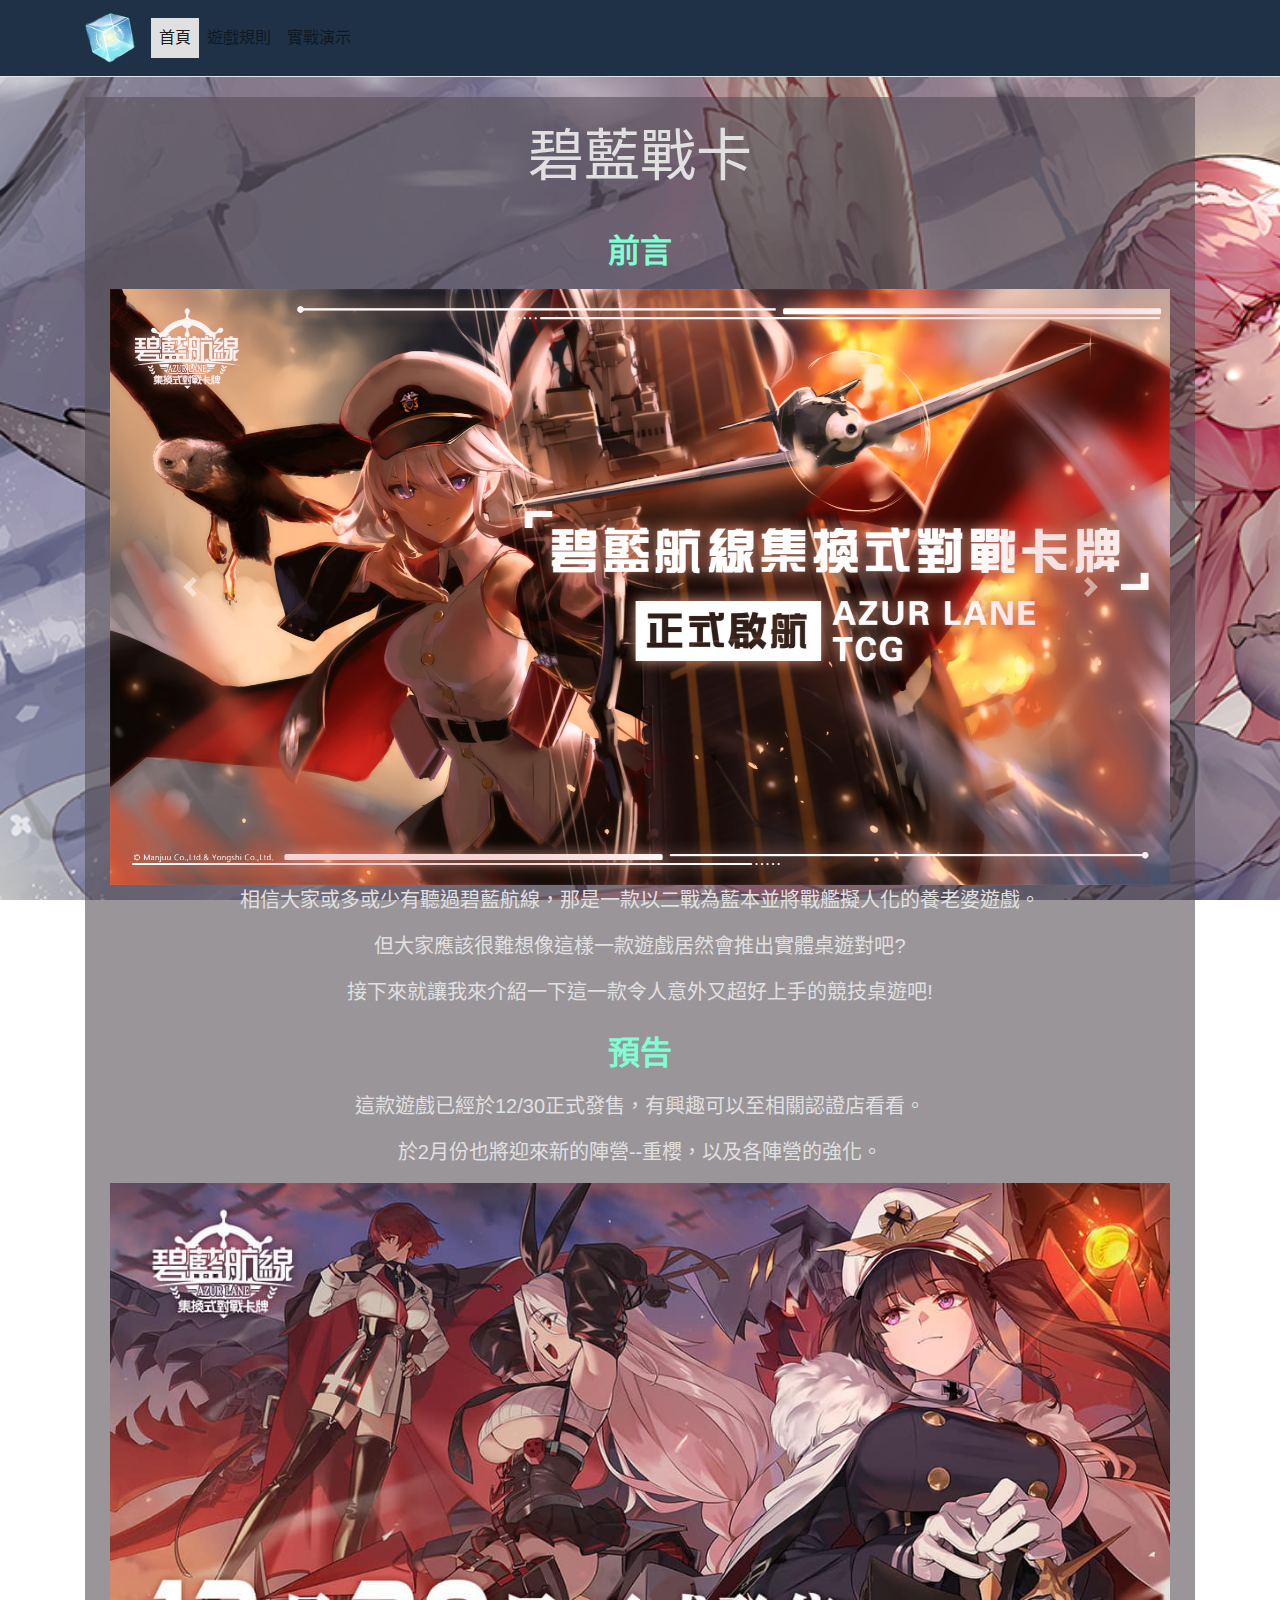
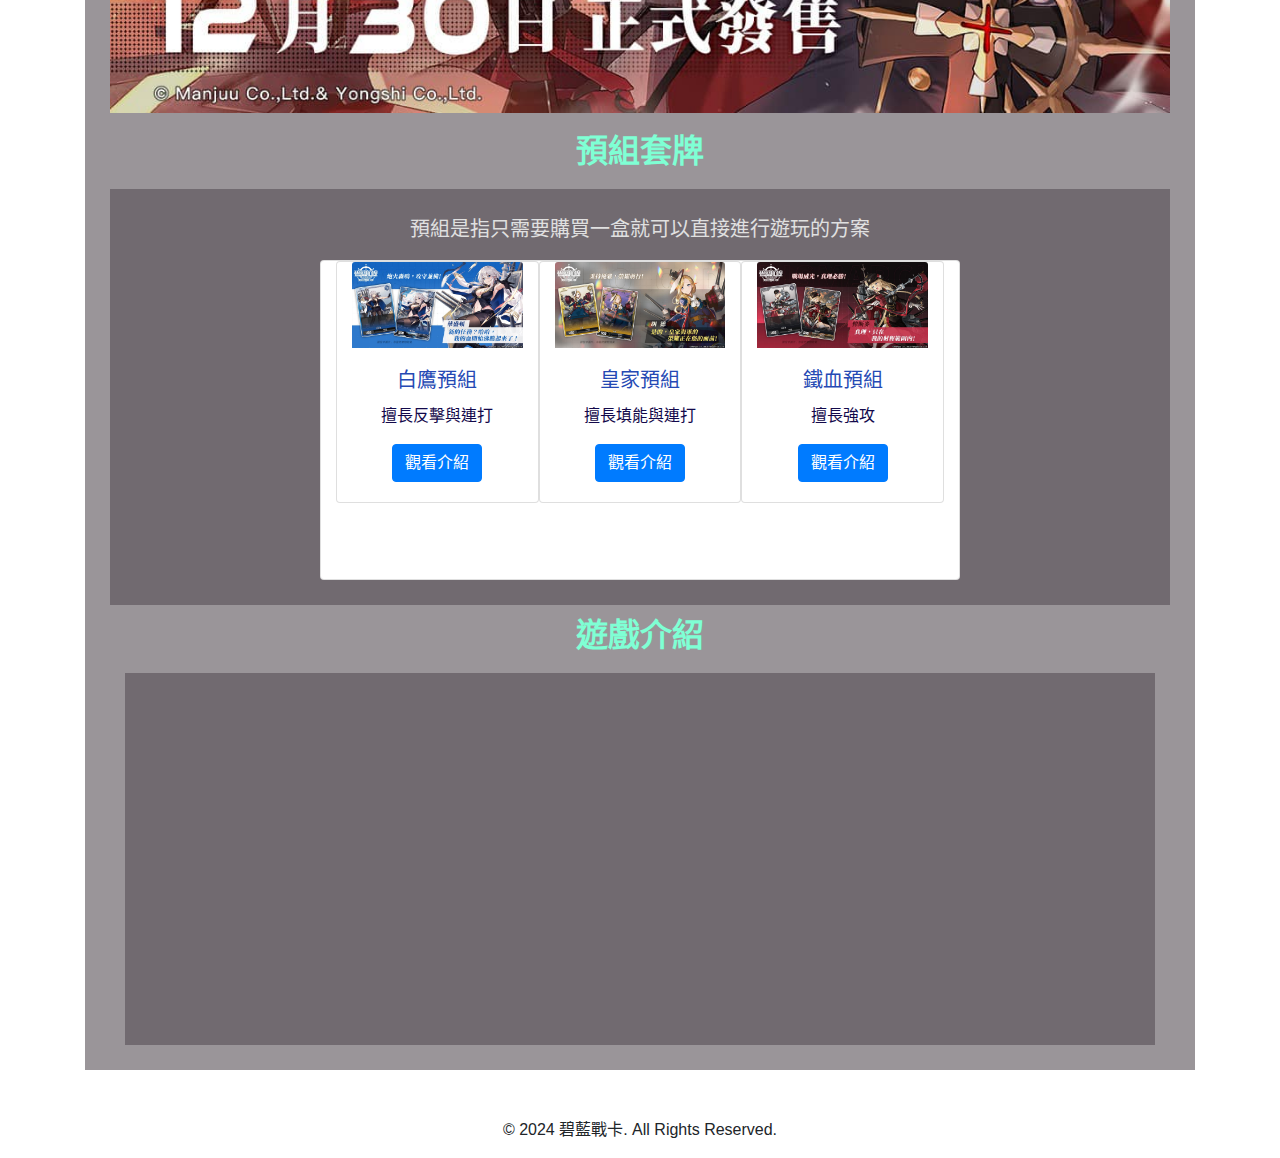
<file: index.html>
<!DOCTYPE html>
<html lang="zh-TW">

<head>
    <meta charset="UTF-8">
    <meta name="viewport" content="width=device-width, initial-scale=1, shrink-to-fit=no">

    <link href="https://cdn.jsdelivr.net/npm/bootstrap@5.1.3/dist/css/bootstrap.min.css" rel="stylesheet"
        integrity="sha384-1BmE4kWBq78iYhFldvKuhfTAU6auU8tT94WrHftjDbrCEXSU1oBoqyl2QvZ6jIW3" crossorigin="anonymous">
    <link rel="stylesheet" href="css/index.css">
     <!-- Bootstrap CSS -->
     <link rel="stylesheet" href="https://stackpath.bootstrapcdn.com/bootstrap/4.4.1/css/bootstrap.min.css" integrity="sha384-Vkoo8x4CGsO3+Hhxv8T/Q5PaXtkKtu6ug5TOeNV6gBiFeWPGFN9MuhOf23Q9Ifjh" crossorigin="anonymous">
    <script src="https://code.jquery.com/jquery-3.7.1.slim.js"
        integrity="sha256-UgvvN8vBkgO0luPSUl2s8TIlOSYRoGFAX4jlCIm9Adc=" crossorigin="anonymous"></script>
    <title>碧蘭戰卡</title>
    
    <style>
        div img.a{
            margin:15px auto;
        }
        .marginTop_10{
            margin: 10px 0px;
        }
    </style>
    
</head>

<body>
    <div class="top">
        <nav class="navbar navbar-expand-lg navbar-light">
            <div class="container">
                <a class="navbar-brand" href="https://www.facebook.com/AzurLaneTCG">
                    <img src="images/LOGO.png" alt="logo" width="50" height="50">
                </a>
                <button class="navbar-toggler" type="button" data-bs-toggle="collapse"
                    data-bs-target="#navbarSupportedContent" aria-controls="navbarSupportedContent"
                    aria-expanded="false" aria-label="Toggle navigation">
                    <span class="navbar-toggler-icon"></span>
                </button>
                <div class="collapse navbar-collapse" id="navbarSupportedContent">
                    <ul class="navbar-nav me-auto mb-2 mb-lg-0">
                        <li class="nav-item">
                            <a class="nav-link active" aria-current="page" href="index.html">首頁</a>
                        </li>
                        <li class="nav-item">
                            <a class="nav-link" href="ouo.html">遊戲規則</a>
                        </li>
                        <li class="nav-item">
                            <a class="nav-link" href="oao.html">實戰演示</a>
                        </li>
                       
                    </ul>
                </div>
            </div>
        </nav>
    </div>

    <div class="container">
        <div class="row">
            <div class="col-12">
                <div class="box text-center">
                    <h1 class="display-4">碧藍戰卡</h1><br>
                    <h2 class="ic1">前言</h2>
                    <div id="carouselExampleControls" class="carousel slide" data-ride="carousel">
                        <div class="carousel-inner">
                          <div class="carousel-item active">
                            <img class="d-block w-100" src="images/正式啟航.jpg" alt="First slide">
                          </div>
                          <div class="carousel-item">
                            <img class="d-block w-100" src="images/鐵血海報.jpg" alt="Second slide">
                          </div>
                          <div class="carousel-item">
                            <img class="d-block w-100" src="images/海報.jpg" alt="Third slide">
                          </div>
                        </div>
                        <a class="carousel-control-prev" href="#carouselExampleControls" role="button" data-slide="prev">
                          <span class="carousel-control-prev-icon" aria-hidden="true"></span>
                          <span class="sr-only">Previous</span>
                        </a>
                        <a class="carousel-control-next" href="#carouselExampleControls" role="button" data-slide="next">
                          <span class="carousel-control-next-icon" aria-hidden="true"></span>
                          <span class="sr-only">Next</span>
                        </a>
                      </div>
                    
                    <p class="lead">相信大家或多或少有聽過碧藍航線，那是一款以二戰為藍本並將戰艦擬人化的養老婆遊戲。</p>
                    <p class="lead">但大家應該很難想像這樣一款遊戲居然會推出實體桌遊對吧?</p>
                    <p class="lead">接下來就讓我來介紹一下這一款令人意外又超好上手的競技桌遊吧!</p>
                    <h2 class="ic1">預告</h2>

                    <p class="lead">這款遊戲已經於12/30正式發售，有興趣可以至相關認證店看看。</p>
                    <p class="lead">於2月份也將迎來新的陣營--重櫻，以及各陣營的強化。</p>
                    <div id="carouselExampleSlidesOnly" class="carousel slide" data-bs-ride="carousel" data-bs-interval="2000">
                        <div class="carousel-inner">
                            <div class="carousel-item active">
                                <img src="images/預告海報.jpg" class="d-block w-100" alt="...">
                            </div>
                            <div class="carousel-item">
                                <img src="images/鐵血新卡海報.jpg" class="d-block w-100" alt="...">
                            </div>
                            <div class="carousel-item">
                                <img src="images/重櫻新卡海報.jpg" class="d-block w-100" alt="...">
                            </div>
                            <div class="carousel-item">
                                <img src="images/皇家新卡海報.jpg" class="d-block w-100" alt="...">
                            </div>
                            <div class="carousel-item">
                                <img src="images/白鷹新卡海報.jpg" class="d-block w-100" alt="...">
                            </div>
                        </div>
                    </div>
                    
                    <H1>  </H1>
                    <H1>  </H1>
                        <h2 class="ic1">預組套牌</h2>
                    <div class="row">
                        <H1>  </H1>
                        <div class="col-12">
                            <div class="box text-center">
                                <p class="lead">預組是指只需要購買一盒就可以直接進行遊玩的方案</p>
                                <div class="card mx-auto" style="width: 40rem ;height: 20rem;">
                                    
                                    <div class="container d-flex flex-wrap">
                                        <div class="card col-md-4">
                                            <img class="card-img-top" src="images/白鷹海報.jpg" alt="Card image cap">
                                            <div class="card-body">
                                                <h5 class="card-title">白鷹預組</h5>
                                                <p class="card-text">擅長反擊與連打</p>
                                                <a href="https://www.youtube.com/watch?v=NqWXamdUwtQ" class="btn btn-primary">觀看介紹</a>
                                            </div>
                                        </div>
                                        <div class="card col-md-4">
                                            <img class="card-img-top" src="images/皇家海報.jpg" alt="Card image cap">
                                            <div class="card-body">
                                                <h5 class="card-title">皇家預組</h5>
                                                <p class="card-text">擅長填能與連打</p>
                                                <a href="https://www.youtube.com/watch?v=NqWXamdUwtQ" class="btn btn-primary">觀看介紹</a>
                                            </div>
                                        </div>
                                        <div class="card col-md-4">
                                            <img class="card-img-top" src="images/鐵血海報.jpg" alt="Card image cap">
                                            <div class="card-body">
                                                <h5 class="card-title">鐵血預組</h5>
                                                <p class="card-text">擅長強攻</p>
                                                <a href="https://www.youtube.com/watch?v=NqWXamdUwtQ" class="btn btn-primary">觀看介紹</a>
                                            </div>
                                        </div>
                                    </div>
                                    
                                </div>
                            </div>
                            </div>
                        </div> 
                        <div class="container text-center">
                        <!-- 其他內容... -->
                    
                        <!-- 影片部分 -->
                        <h2 class="ic1">遊戲介紹</h2>
                        <div class="row">
                            <div class="col-12">
                                <div class="box text-center">
                                    <iframe width="560" height="315" src="https://www.youtube.com/embed/JrCLO2aHzX0?si=bsgemjmALgAbFLru" title="YouTube video player" frameborder="0" allow="accelerometer; autoplay; clipboard-write; encrypted-media; gyroscope; picture-in-picture; web-share" allowfullscreen></iframe>
                                </div>
                            </div>
                        </div>
                    
                        <!-- 其他內容... -->
                    </div>
                    </div>
                </div>
            </div>
        </div>
    </div>
    <div class="container">
        <!-- 其他內容... -->

        <!-- 頁尾部分 -->
        <footer class="text-center mt-5">
            <p>&copy; 2024 碧藍戰卡. All Rights Reserved.</p>
        </footer>
    </div>
    <script src="https://cdn.jsdelivr.net/npm/bootstrap@5.1.3/dist/js/bootstrap.bundle.min.js"
        integrity="sha384-ka7Sk0Gln4gmtz2MlQnikT1wXgYsOg+OMhuP+IlRH9sENBO0LRn5q+8nbTov4+1p"
        crossorigin="anonymous"></script>
        <script src="https://code.jquery.com/jquery-3.4.1.slim.min.js" integrity="sha384-J6qa4849blE2+poT4WnyKhv5vZF5SrPo0iEjwBvKU7imGFAV0wwj1yYfoRSJoZ+n" crossorigin="anonymous"></script>
    <script src="https://cdn.jsdelivr.net/npm/popper.js@1.16.0/dist/umd/popper.min.js" integrity="sha384-Q6E9RHvbIyZFJoft+2mJbHaEWldlvI9IOYy5n3zV9zzTtmI3UksdQRVvoxMfooAo" crossorigin="anonymous"></script>
    <script src="https://stackpath.bootstrapcdn.com/bootstrap/4.4.1/js/bootstrap.min.js" integrity="sha384-wfSDF2E50Y2D1uUdj0O3uMBJnjuUD4Ih7YwaYd1iqfktj0Uod8GCExl3Og8ifwB6" crossorigin="anonymous"></script>
</body>

</html>
</file>
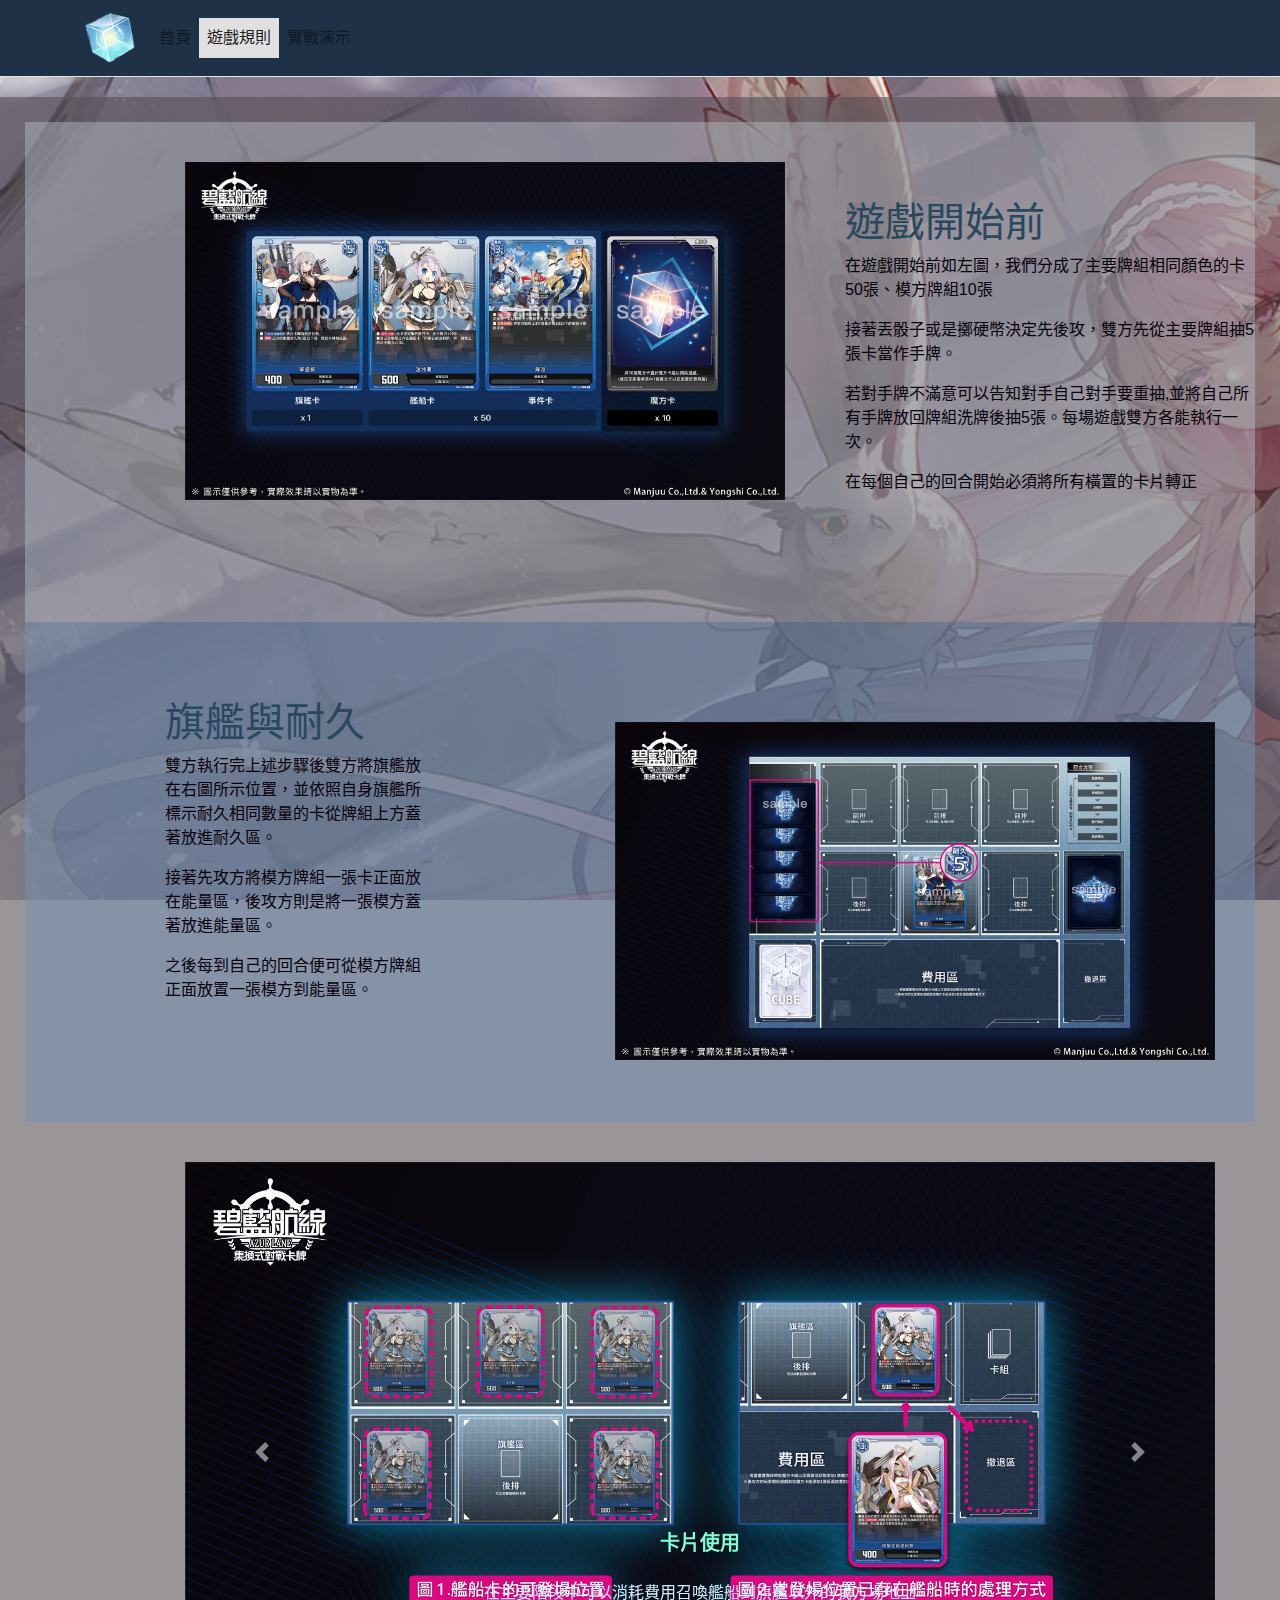
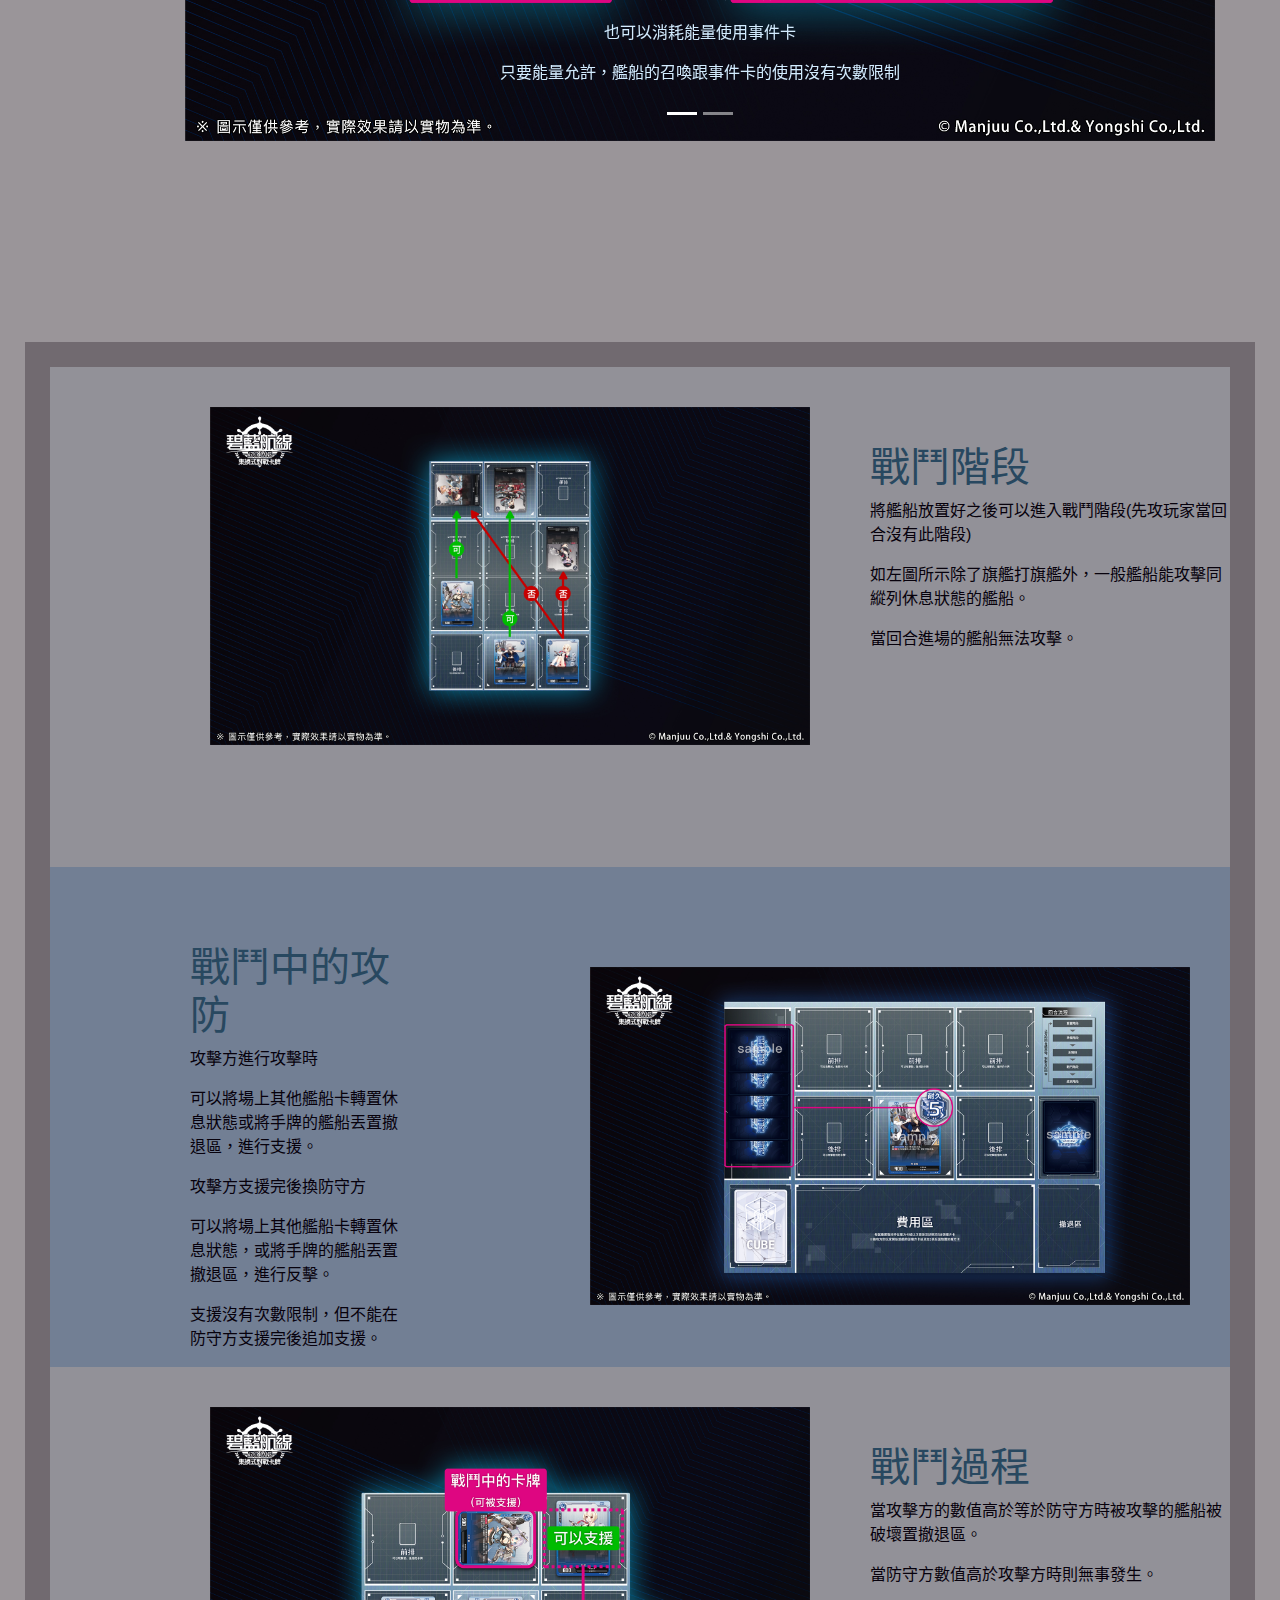
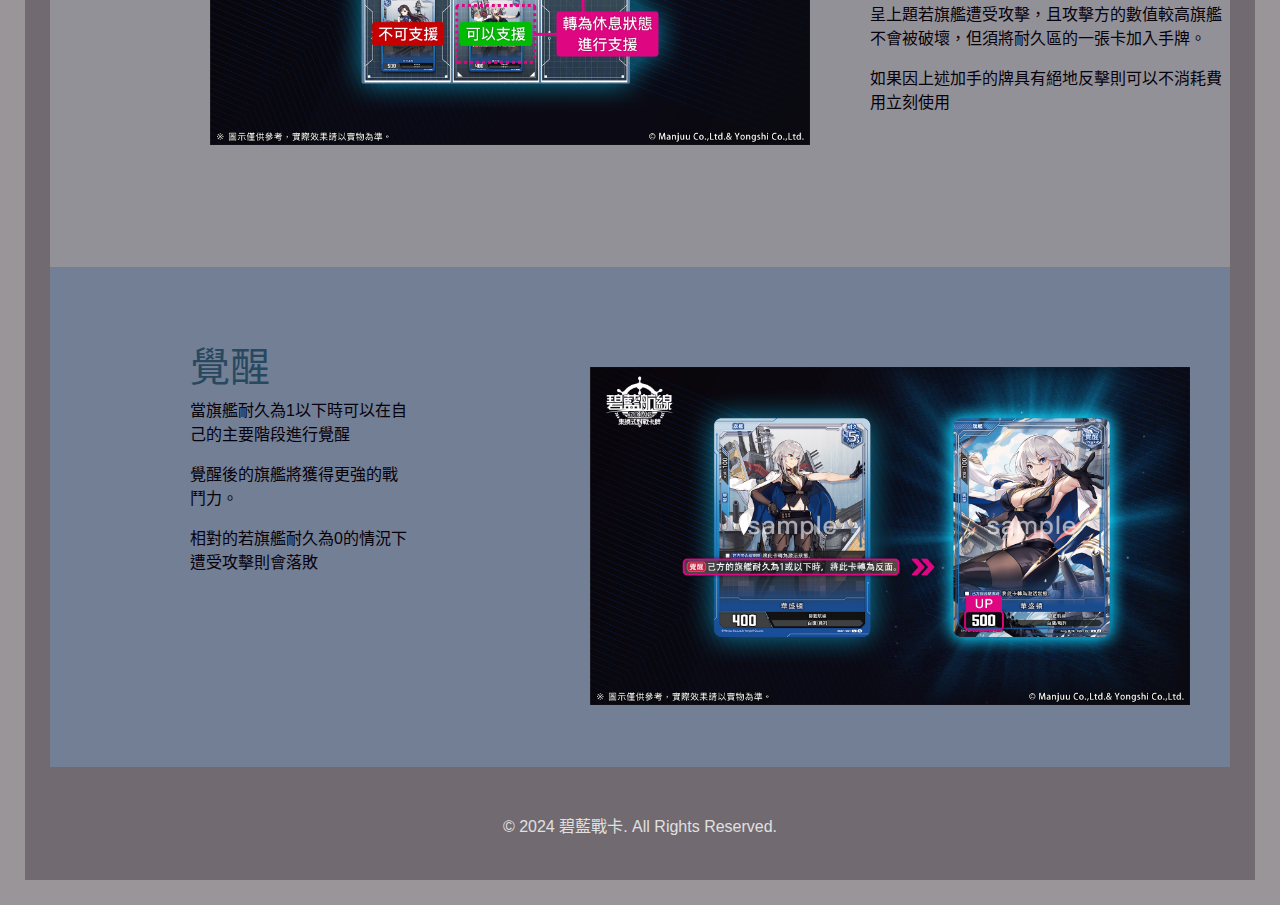
<file: ouo.html>
<!DOCTYPE html>
<html lang="zh-TW">

<head>
    <meta charset="UTF-8">
    <meta name="viewport" content="width=device-width, initial-scale=1, shrink-to-fit=no">

    <link href="https://cdn.jsdelivr.net/npm/bootstrap@5.1.3/dist/css/bootstrap.min.css" rel="stylesheet"
        integrity="sha384-1BmE4kWBq78iYhFldvKuhfTAU6auU8tT94WrHftjDbrCEXSU1oBoqyl2QvZ6jIW3" crossorigin="anonymous">
    <link rel="stylesheet" href="css/index.css">
    <!-- Bootstrap CSS -->
    <link rel="stylesheet" href="https://stackpath.bootstrapcdn.com/bootstrap/4.4.1/css/bootstrap.min.css"
        integrity="sha384-Vkoo8x4CGsO3+Hhxv8T/Q5PaXtkKtu6ug5TOeNV6gBiFeWPGFN9MuhOf23Q9Ifjh" crossorigin="anonymous">
    <script src="https://code.jquery.com/jquery-3.7.1.slim.js"
        integrity="sha256-UgvvN8vBkgO0luPSUl2s8TIlOSYRoGFAX4jlCIm9Adc=" crossorigin="anonymous"></script>
    <title>碧蘭戰卡</title>

    <style>
        div img.a {
            margin: 15px auto;
        }

        .marginTop_10 {
            margin: 10px 0px;
        }
    </style>

</head>

<body>
    <div class="top">
        <nav class="navbar navbar-expand-lg navbar-light">
            <div class="container">
                <a class="navbar-brand" href="https://www.facebook.com/AzurLaneTCG">
                    <img src="images/LOGO.png" alt="logo" width="50" height="50">
                </a>
                <button class="navbar-toggler" type="button" data-bs-toggle="collapse"
                    data-bs-target="#navbarSupportedContent" aria-controls="navbarSupportedContent"
                    aria-expanded="false" aria-label="Toggle navigation">
                    <span class="navbar-toggler-icon"></span>
                </button>
                <div class="collapse navbar-collapse" id="navbarSupportedContent">
                    <ul class="navbar-nav me-auto mb-2 mb-lg-0">
                        <li class="nav-item">
                            <a class="nav-link" aria-current="page" href="index.html">首頁</a>
                        </li>
                        <li class="nav-item">
                            <a class="nav-link active" href="ouo.html">遊戲規則</a>
                        </li>
                        <li class="nav-item">
                            <a class="nav-link" href="oao.html">實戰演示</a>
                        </li>

                    </ul>
                </div>
            </div>
        </nav>
    </div>




    <div class="box">
        <div class="box3">
            <div class="box1">
                <div class="center-horizontal">
                    <img src="images/白鷹.jpg" alt="" style="width: 600px;">
                </div>
            </div>

            <div class="box2">
                <p>
                <h1 class="txt-box">遊戲開始前</h1>
                <p>在遊戲開始前如左圖，我們分成了主要牌組相同顏色的卡50張、模方牌組10張</p>
                <p>接著丟骰子或是擲硬幣決定先後攻，雙方先從主要牌組抽5張卡當作手牌。</p>
                <p>若對手牌不滿意可以告知對手自己對手要重抽,並將自己所有手牌放回牌組洗牌後抽5張。每場遊戲雙方各能執行一次。</p>
                <p>在每個自己的回合開始必須將所有橫置的卡片轉正</p>
            </p>
            </div>
        </div>
        <div class="box6">

            <div class="box4">
                <p>
                <h1 class="txt-box">旗艦與耐久</h1>
                <p>雙方執行完上述步驟後雙方將旗艦放在右圖所示位置，並依照自身旗艦所標示耐久相同數量的卡從牌組上方蓋著放進耐久區。</p>
                <p>接著先攻方將模方牌組一張卡正面放在能量區，後攻方則是將一張模方蓋著放進能量區。</p>
                <p>之後每到自己的回合便可從模方牌組正面放置一張模方到能量區。</p>
                </p>

            </div>
            <div class="box5">
                <div class="center-horizontal">
                    <img src="images/耐久.jpg" alt="" style="width: 600px;">
                </div>
            </div>
        </div>

        <div class="box10">
            <div class="box1">
                <div class="center-horizontal">
                    <div id="carouselExampleIndicators" class="carousel slide" data-ride="carousel">
                        <ol class="carousel-indicators">
                            <li data-target="#carouselExampleIndicators" data-slide-to="0" class="active"></li>
                            <li data-target="#carouselExampleIndicators" data-slide-to="1"></li>
                        </ol>
                        <div class="carousel-inner">
                            <div class="carousel-item active">
                                <img class="d-block w-100" src="images/卡片登場.jpg" alt="First slide style=" width:
                                    600px;">
                                <div class="carousel-caption d-none d-md-block">
                                    <h5 class="ic1">卡片使用</h5>
                                    <p class="txt-box1">在主要階段中可以消耗費用召喚艦船到旗艦以外的我方場地上</p>
                                    <p class="txt-box1">也可以消耗能量使用事件卡</p>
                                    <p class="txt-box1">只要能量允許，艦船的召喚跟事件卡的使用沒有次數限制</p>
                                </div>

                            </div>
                            <div class="carousel-item">
                                <img class="d-block w-100" src="images/費用.jpg" alt="Second slide style=" width:
                                    600px;">
                                <div class="carousel-caption d-none d-md-block">
                                    <h5 class="ic1">能量使用</h5>
                                    <p class="txt-box1">消耗能量時將費用同等的模方橫置已表示使用</p>
                                    <p class="txt-box1">若使用蓋著的能量則該能量回到模方牌組最上方</p>
                                </div>

                            </div>

                            <a class="carousel-control-prev" href="#carouselExampleIndicators" role="button"
                                data-slide="prev">
                                <span class="carousel-control-prev-icon" aria-hidden="true"></span>
                                <span class="sr-only">Previous</span>
                            </a>
                            <a class="carousel-control-next" href="#carouselExampleIndicators" role="button"
                                data-slide="next">
                                <span class="carousel-control-next-icon" aria-hidden="true"></span>
                                <span class="sr-only">Next</span>
                            </a>
                        </div>
                    </div>
                </div>
            </div>
        </div>

        <div class="box">
            <div class="box3">
                <div class="box1">
                    <div class="center-horizontal">
                        <img src="images/攻擊規則.jpg" alt="" style="width: 600px;">
                    </div>
                </div>

                <div class="box2">
                    <p>
                    <h1 class="txt-box">戰鬥階段</h1>
                    <p>將艦船放置好之後可以進入戰鬥階段(先攻玩家當回合沒有此階段)</p>
                    <p>如左圖所示除了旗艦打旗艦外，一般艦船能攻擊同縱列休息狀態的艦船。</p>
                    <p>當回合進場的艦船無法攻擊。</p>
                    </p>
                </div>


            </div>
            <div class="box6">

                <div class="box4">
                    <p>
                    <h1 class="txt-box">戰鬥中的攻防</h1>
                    <p>攻擊方進行攻擊時</p>
                    <p>可以將場上其他艦船卡轉置休息狀態或將手牌的艦船丟置撤退區，進行支援。</p>
                    <p>攻擊方支援完後換防守方</p>
                    <p>可以將場上其他艦船卡轉置休息狀態，或將手牌的艦船丟置撤退區，進行反擊。</p>
                    <p>支援沒有次數限制，但不能在防守方支援完後追加支援。</p>
                    </p>

                </div>

                <div class="box5">
                    <div class="center-horizontal">
                        <img src="images/耐久.jpg" alt="" style="width: 600px;">
                    </div>
                </div>
            </div>

            <div class="box3">
                <div class="box1">
                    <div class="center-horizontal">
                        <img src="images/支援.jpg" alt="" style="width: 600px;">
                    </div>
                </div>
    
                <div class="box2">
                    <p>
                    <h1 class="txt-box">戰鬥過程</h1>
                    <p>當攻擊方的數值高於等於防守方時被攻擊的艦船被破壞置撤退區。</p>
                    <p>當防守方數值高於攻擊方時則無事發生。</p>
                    <p>呈上題若旗艦遭受攻擊，且攻擊方的數值較高旗艦不會被破壞，但須將耐久區的一張卡加入手牌。</p>
                    <p>如果因上述加手的牌具有絕地反擊則可以不消耗費用立刻使用</p>
                    </p>
                </div>
                </div>

                <div class="box6">

                    <div class="box4">
                        <p>
                        <h1 class="txt-box">覺醒</h1>
                        <p>當旗艦耐久為1以下時可以在自己的主要階段進行覺醒</p>
                        <p>覺醒後的旗艦將獲得更強的戰鬥力。</p>
                        <p>相對的若旗艦耐久為0的情況下遭受攻擊則會落敗</p>
                        </p>
    
                    </div>
    
                    <div class="box5">
                        <div class="center-horizontal">
                            <img src="images/覺醒.jpg" alt="" style="width: 600px;">
                        </div>
                    </div>
                </div>
            <div class="container">
                <!-- 其他內容... -->

                <!-- 頁尾部分 -->
                <footer class="text-center mt-5">
                    <p>&copy; 2024 碧藍戰卡. All Rights Reserved.</p>
                </footer>
                <script src="https://cdn.jsdelivr.net/npm/bootstrap@5.1.3/dist/js/bootstrap.bundle.min.js"
                    integrity="sha384-ka7Sk0Gln4gmtz2MlQnikT1wXgYsOg+OMhuP+IlRH9sENBO0LRn5q+8nbTov4+1p"
                    crossorigin="anonymous"></script>
                <script src="https://code.jquery.com/jquery-3.4.1.slim.min.js"
                    integrity="sha384-J6qa4849blE2+poT4WnyKhv5vZF5SrPo0iEjwBvKU7imGFAV0wwj1yYfoRSJoZ+n"
                    crossorigin="anonymous"></script>
                <script src="https://cdn.jsdelivr.net/npm/popper.js@1.16.0/dist/umd/popper.min.js"
                    integrity="sha384-Q6E9RHvbIyZFJoft+2mJbHaEWldlvI9IOYy5n3zV9zzTtmI3UksdQRVvoxMfooAo"
                    crossorigin="anonymous"></script>
                <script src="https://stackpath.bootstrapcdn.com/bootstrap/4.4.1/js/bootstrap.min.js"
                    integrity="sha384-wfSDF2E50Y2D1uUdj0O3uMBJnjuUD4Ih7YwaYd1iqfktj0Uod8GCExl3Og8ifwB6"
                    crossorigin="anonymous"></script>
</body>

</html>
</file>
<file: css/index.css>
body {
    background-image: url(../images/背景.png);
    background-repeat: no-repeat;
    background-position: center;
    background-size: cover;
    background-attachment: fixed;
}

.nav-bg {
    background-color: rgba(126, 125, 171, 0.599);
}

.navbar-light .navbar-brand {
    color: rgb(224, 224, 224);
}

.navbar-light .navbar-nav .active > .nav-link,
.navbar-light .navbar-nav .nav-link.active,
.navbar-light .navbar-nav .nav-link.show,
.navbar-light .navbar-nav .show > .nav-link {
    background-color: rgb(224, 224, 224);
}

.navbar-light .navbar-nav .nav-link {
    color: rgb(224, 224, 224);
}

.navbar-light .navbar-brand:focus,
.navbar-light .navbar-brand:hover {
    color: rgb(173, 255, 243);
}

.navbar-light .navbar-nav .nav-link:focus,
.navbar-light .navbar-nav .nav-link:hover {
    color: rgb(247, 243, 165);
}

.box {
    color: rgb(224, 224, 224);
    background-color: rgba(87, 78, 85, 0.599);
    padding: 25px;
}

.top {
    margin-bottom: 20px;
}

.navbar {
    
    background-color: #1e3147; /* 背景色改成淺藍色 */
    border-bottom: 1px solid #e5e5e5; /* 底部邊框 */
}

/* 調整ID為001img的圖片樣式 */
#001img {
    width: 300px; /* 設定圖片寬度，可根據需要調整 */
    max-width: 100%; /* 設定圖片的最大寬度為父容器寬度，以確保在較小螢幕上不會溢出 */
    float: left; /* 圖片浮動至左邊 */
    margin-right: 10px; /* 右邊距 20px，可根據需要調整 */
}

/* 清除浮動，以確保內文正確繞著圖片排列 */
.box::after {
    content: "";
    display: table;
    clear: both;
}

.ic1{
    color: aquamarine;
    size: 20px;
    line-height: 60px;
    font-weight: bold;
}

.card-title{
    color: rgb(37, 73, 180);
}
.card-text{
    color: #13094b;
}

.center-horizontal {
    height: 50;
    left: 50px;
   
    
    background-size:auto;
    margin: 20px;
    margin-left:140px;
     /* 設定最大寬度為 400 像素 */
   
    padding: 20px; /* 可以添加一些內邊距 */
}

.txt-box{
    color: #284860;
    left: 400px;
    
}

.txt-box1{
    color: #d3ecff;
    left: 400px;
    
}

.f01{
   
    height: auto; /* 根據寬度等比例縮放高度 */
}

.box1{
    flex: 1;
    order: 1;
   
}

.box2{
    flex: 1;
   order: 2;
   margin-top: 60px; /* 調整上邊距，您可以根據需要調整數值 */
   color: #07010c;
   margin: left -140px;
   max-width: 600px; /* 設定最大寬度，您可以根據需要調整數值 */
    max-height: 300px; /* 設定最大高度，您可以根據需要調整數值 */
    
}

.box3 {
    display: grid;
    grid-template-columns: 1fr 1fr; /* 將畫面分為兩欄，每一欄寬度相等 */
    gap: 20px; /* 設定欄間距 */
    height: auto; 
    height: 500px;
    background-color: #c4ccd567;
}

.box4{
    flex: 1;
    order: 1;
    margin-top: 60px; /* 調整上邊距，您可以根據需要調整數值 */
    color: #07010c;
    margin-left: 140px
   

}

.box5{
    flex: 1;
   order: 2;
   margin-top: 60px; /* 調整上邊距，您可以根據需要調整數值 */
   color: #07010c;
}

.box6 {
    display: grid;
    grid-template-columns: 1fr 1fr; /* 將畫面分為兩欄，每一欄寬度相等 */
    gap: 20px; /* 設定欄間距 */
    height: auto; 
    height: 500px; 
    background-color: #7492b488;
}

.box10{
    height: auto; 
    height: 800px; 
}

.vcenter {
	position: absolute;
	left: 50%;
	top: 80%;
	color: #ffffff;
	text-align: center;
	/*以下 transform，主要是讓此元素往左移動自己本身寬度的50%，也往上左移動自己本身高度的50%，而前方所加的-xxx-前綴詞，是for不同瀏覽器的*/
	-webkit-transform: translateX(-50%) translateY(-50%); /* Chrome, newer versions of Opera*/
	-moz-transform: translateX(-50%) translateY(-50%); /* Firefox */
	-ms-transform: translateX(-50%) translateY(-50%); /* nternet Explorer */
	-o-transform: translateX(-50%) translateY(-50%); /* Old versions of Opera */
	transform: translateX(-50%) translateY(-50%); /* 沒限制，有支援的瀏覽器就會run */
	text-align: center; /*裡面的文字置中*/
}
.bg_1 {
	background-image: url(../images/背景.png);

}

.fixed_bg {
	background-attachment: fixed;
	background-position: center;
	background-repeat: no-repeat;
	background-size: cover;
}

.shadow { 
	text-shadow: 12px 12px 10px rgba(133, 116, 89, 0.9); /*文字陰影效果*/ 
}
.fixed_bg, .infos {
	position: relative;
	height: 100%;
}
.fixed_bg {
	background-attachment: fixed;
	background-position: center;
	background-repeat: no-repeat;
	background-size: cover;
}
.bg_1 {
	background-image: url(../images/正式啟航.jpg);
}
</file>
